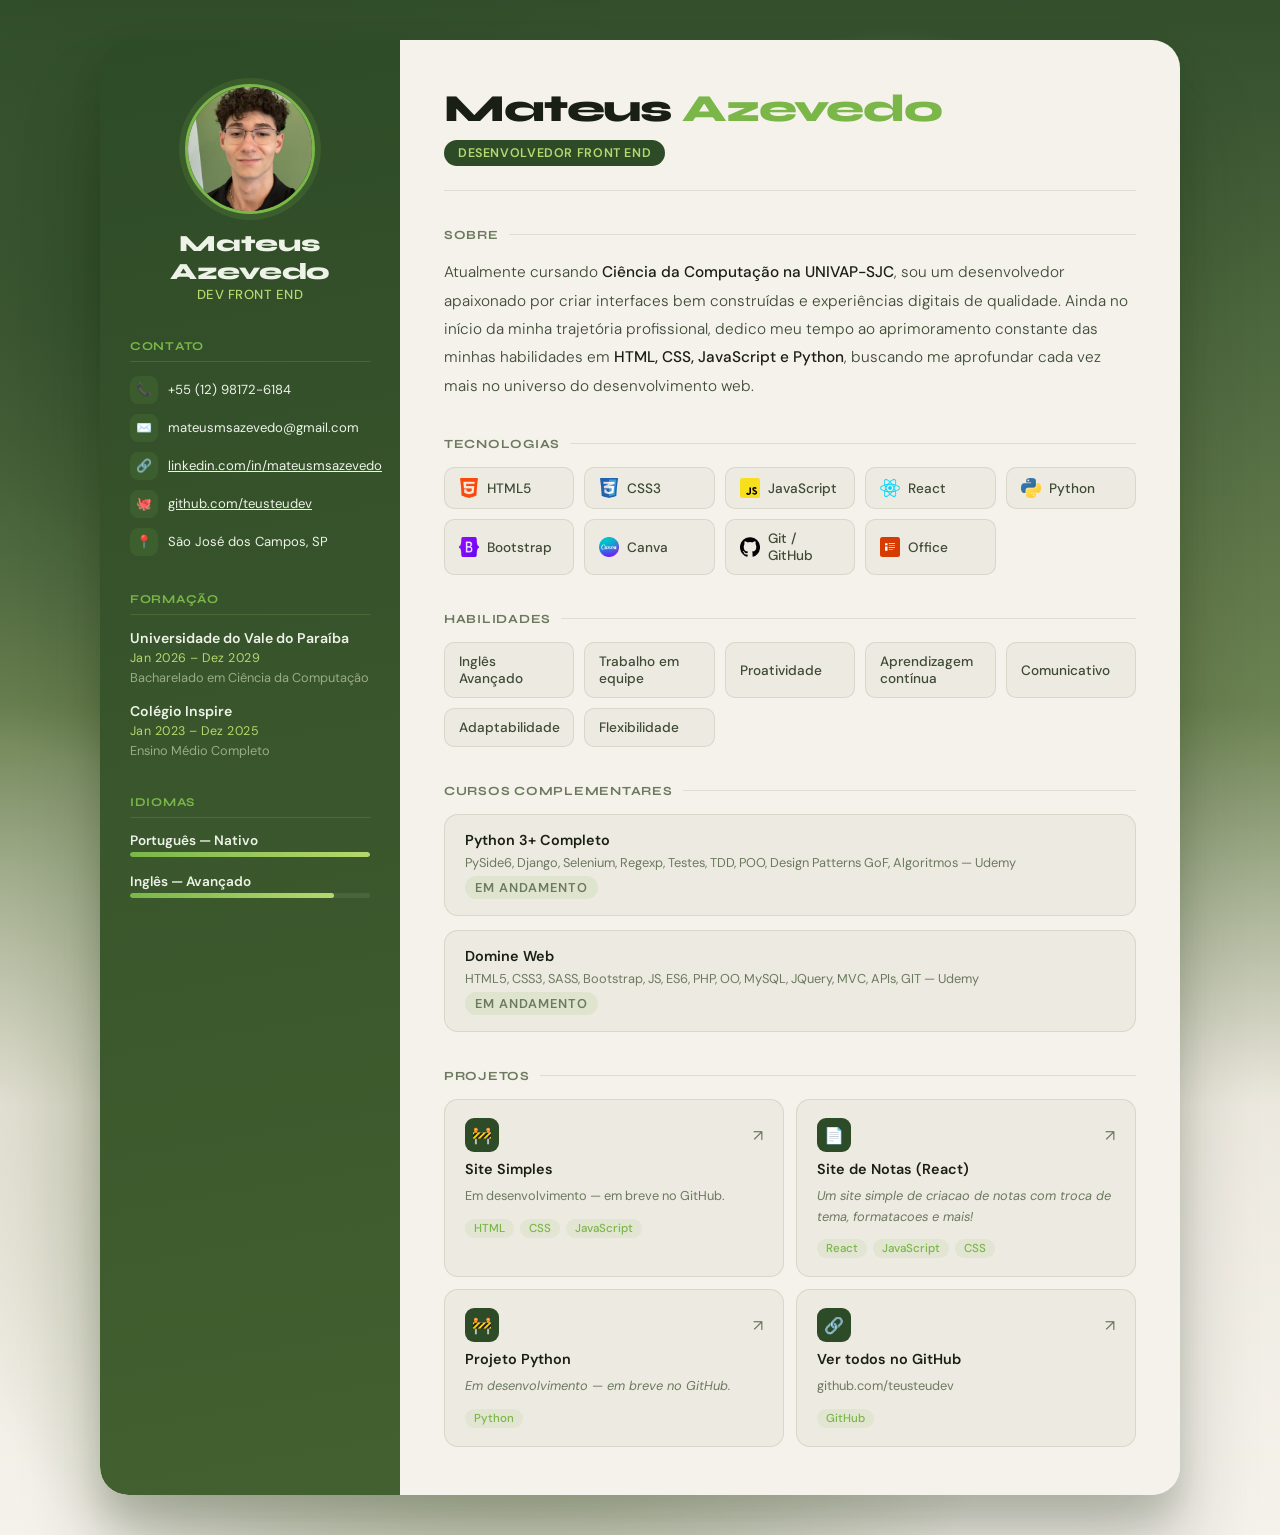
<file: curriculo html, css e js/index.html>
<!DOCTYPE html>
<html lang="pt-BR">
<head>
  <meta charset="UTF-8" />
  <meta name="viewport" content="width=device-width, initial-scale=1.0" />
  <title>Curriculo - Mateus Azevedo</title>
  <link href="https://fonts.googleapis.com/css2?family=Syne:wght@400;600;700;800&family=DM+Sans:ital,wght@0,300;0,400;0,500;1,300&display=swap" rel="stylesheet" />
  <link rel="stylesheet" href="CV_com_foto_1.css" />
</head>
<body>
<div class="page">

  <!-- SIDEBAR -->
  <aside class="sidebar">
    <div class="avatar-wrap">
      <div class="avatar">
        <img src="[data-uri]" alt="Foto de Mateus Azevedo" />
      </div>
      <div>
        <p class="name">Mateus Azevedo</p>
        <p class="subtitle">Dev Front End</p>
      </div>
    </div>

    <div class="s-block">
      <p class="s-label">Contato</p>
      <ul class="contact-list">
        <li><span class="ico">📞</span><span class="val">+55 (12) 98172-6184</span></li>
        <li><span class="ico">✉️</span><span class="val">mateusmsazevedo@gmail.com</span></li>
        <li><span class="ico">🔗</span><a href="https://www.linkedin.com/in/mateusmsazevedo/" target="_blank">linkedin.com/in/mateusmsazevedo</a></li>
        <li><span class="ico">🐙</span><a href="https://github.com/teusteudev" target="_blank">github.com/teusteudev</a></li>
        <li><span class="ico">📍</span><span class="val">São José dos Campos, SP</span></li>
      </ul>
    </div>

    <div class="s-block">
      <p class="s-label">Formação</p>
      <div class="edu-list">
        <div class="edu-item">
          <strong>Universidade do Vale do Paraíba</strong>
          <small>Jan 2026 – Dez 2029</small>
          <span>Bacharelado em Ciência da Computação</span>
        </div>
        <div class="edu-item">
          <strong>Colégio Inspire</strong>
          <small>Jan 2023 – Dez 2025</small>
          <span>Ensino Médio Completo</span>
        </div>
      </div>
    </div>

    <div class="s-block">
      <p class="s-label">Idiomas</p>
      <div class="lang-list">
        <div class="lang-item">
          <strong>Português — Nativo</strong>
          <div class="lang-bar"><div class="lang-level" style="width:100%"></div></div>
        </div>
        <div class="lang-item">
          <strong>Inglês — Avançado</strong>
          <div class="lang-bar"><div class="lang-level" style="width:85%"></div></div>
        </div>
      </div>
    </div>
  </aside>

  <!-- MAIN -->
  <main class="main">
    <div class="main-header">
      <h1>Mateus <span>Azevedo</span></h1>
      <span class="role-tag">Desenvolvedor Front End</span>
    </div>

    <div class="section">
      <p class="section-title">Sobre</p>
      <p class="about-text">
        Atualmente cursando <strong>Ciência da Computação na UNIVAP-SJC</strong>, sou um desenvolvedor apaixonado por criar interfaces bem construídas e experiências digitais de qualidade. Ainda no início da minha trajetória profissional, dedico meu tempo ao aprimoramento constante das minhas habilidades em <strong>HTML, CSS, JavaScript e Python</strong>, buscando me aprofundar cada vez mais no universo do desenvolvimento web.
      </p>
    </div>

    <div class="section">
      <p class="section-title">Tecnologias</p>
      <div class="skills-grid">
        <div class="skill-chip">
          <img class="skill-icon" src="imgs/html.png" alt="HTML5" />
          HTML5
        </div>
        <div class="skill-chip">
          <img class="skill-icon" src="imgs/css-icon.png" alt="CSS3" />
          CSS3
        </div>
        <div class="skill-chip">
          <svg viewBox="0 0 32 32" fill="none"><rect width="32" height="32" rx="4" fill="#F7DF1E"/><path d="M10 24.5l2-1.2c.4.7.8 1.3 1.7 1.3.9 0 1.4-.35 1.4-1.7V15h2.5v7.9c0 2.8-1.6 4.1-4 4.1-2.1 0-3.3-1.1-3.9-2.4zm9-.3l2-1.2c.5.9 1.2 1.5 2.4 1.5 1 0 1.6-.5 1.6-1.2 0-.85-.65-1.15-1.75-1.65l-.6-.25c-1.75-.75-2.9-1.7-2.9-3.7 0-1.85 1.4-3.25 3.6-3.25 1.55 0 2.67.55 3.47 1.95l-1.9 1.25c-.42-.75-.87-1.05-1.57-1.05-.72 0-1.17.45-1.17 1.05 0 .73.45 1.03 1.5 1.5l.6.25c2.07.88 3.22 1.8 3.22 3.83 0 2.2-1.72 3.43-4.05 3.43-2.27 0-3.73-1.08-4.45-2.47z" fill="#000"/></svg>
          JavaScript
        </div>
        <div class="skill-chip">
          <img class="skill-icon" src="imgs/react-js-icon.png" alt="React" />
          React
        </div>
        <div class="skill-chip">
          <img class="skill-icon" src="imgs/python.png" alt="Python" />
          Python
        </div>
        <div class="skill-chip">
          <img class="skill-icon" src="imgs/Bootstrap_logo.png" alt="Bootstrap" />
          Bootstrap
        </div>
        <div class="skill-chip">
          <img class="skill-icon" src="imgs/canva-icon.png" alt="Canva" />
          Canva
        </div>
        <div class="skill-chip">
          <img class="skill-icon" src="imgs/github.png" alt="GitHub" />
          Git / GitHub
        </div>
        <div class="skill-chip">
          <svg viewBox="0 0 32 32" fill="none"><rect width="32" height="32" rx="4" fill="#D83B01"/><path d="M8 10h4v3H8zm0 5h4v7H8zm6-5h10v1H14zm0 3h10v1H14zm0 3h10v1H14zm0 3h7v1h-7z" fill="#fff"/></svg>
          Office
        </div>
      </div>
    </div>

    <div class="section">
      <p class="section-title">Habilidades</p>
      <div class="skills-grid">
        <div class="skill-chip">Inglês Avançado</div>
        <div class="skill-chip">Trabalho em equipe</div>
        <div class="skill-chip">Proatividade</div>
        <div class="skill-chip">Aprendizagem contínua</div>
        <div class="skill-chip">Comunicativo</div>
        <div class="skill-chip">Adaptabilidade</div>
        <div class="skill-chip">Flexibilidade</div>
      </div>
    </div>

    <div class="section">
      <p class="section-title">Cursos Complementares</p>
      <div class="course-list">
        <div class="course-item">
          <strong>Python 3+ Completo</strong>
          <span>PySide6, Django, Selenium, Regexp, Testes, TDD, POO, Design Patterns GoF, Algoritmos — Udemy</span>
          <span class="badge-ongoing">Em andamento</span>
        </div>
        <div class="course-item">
          <strong>Domine Web</strong>
          <span>HTML5, CSS3, SASS, Bootstrap, JS, ES6, PHP, OO, MySQL, JQuery, MVC, APIs, GIT — Udemy</span>
          <span class="badge-ongoing">Em andamento</span>
        </div>
      </div>
    </div>
    <div class="section">
      <p class="section-title">Projetos</p>
      <div class="projects-grid">
        <a class="project-card" href="" target="_blank">
          <div class="project-card-top">
            <div class="project-icon">🚧</div>
            <span class="project-arrow">↗</span>
          </div>
          <strong>Site Simples</strong>
          <p>Em desenvolvimento — em breve no GitHub.</p>
          <div class="project-tags">
            <span class="project-tag">HTML</span>
            <span class="project-tag">CSS</span>
            <span class="project-tag">JavaScript</span>
          </div>
        </a>
        <a class="project-card" href="https://github.com/teusteudev/SimpleForNotes" target="_blank">
          <div class="project-card-top">
            <div class="project-icon">📄</div>
            <span class="project-arrow">↗</span>
          </div>
          <strong>Site de Notas (React)</strong>
          <p class="project-wip">Um site simple de criacao de notas com troca de tema, formatacoes e mais!</p>
          <div class="project-tags">
            <span class="project-tag">React</span>
            <span class="project-tag">JavaScript</span>
            <span class="project-tag">CSS</span>
          </div>
        </a>
        <a class="project-card" href="https://github.com/teusteudev" target="_blank">
          <div class="project-card-top">
            <div class="project-icon">🚧</div>
            <span class="project-arrow">↗</span>
          </div>
          <strong>Projeto Python</strong>
          <p class="project-wip">Em desenvolvimento — em breve no GitHub.</p>
          <div class="project-tags">
            <span class="project-tag">Python</span>
          </div>
        </a>
        <a class="project-card" href="" target="_blank">
          <div class="project-card-top">
            <div class="project-icon">🔗</div>
            <span class="project-arrow">↗</span>
          </div>
          <strong>Ver todos no GitHub</strong>
          <p>github.com/teusteudev</p>
          <div class="project-tags">
            <span class="project-tag">GitHub</span>
          </div>
        </a>
      </div>
    </div>
  </main>

</div>
  <script src="CV_com_foto_1.js"></script>
</body>
</html>
</file>
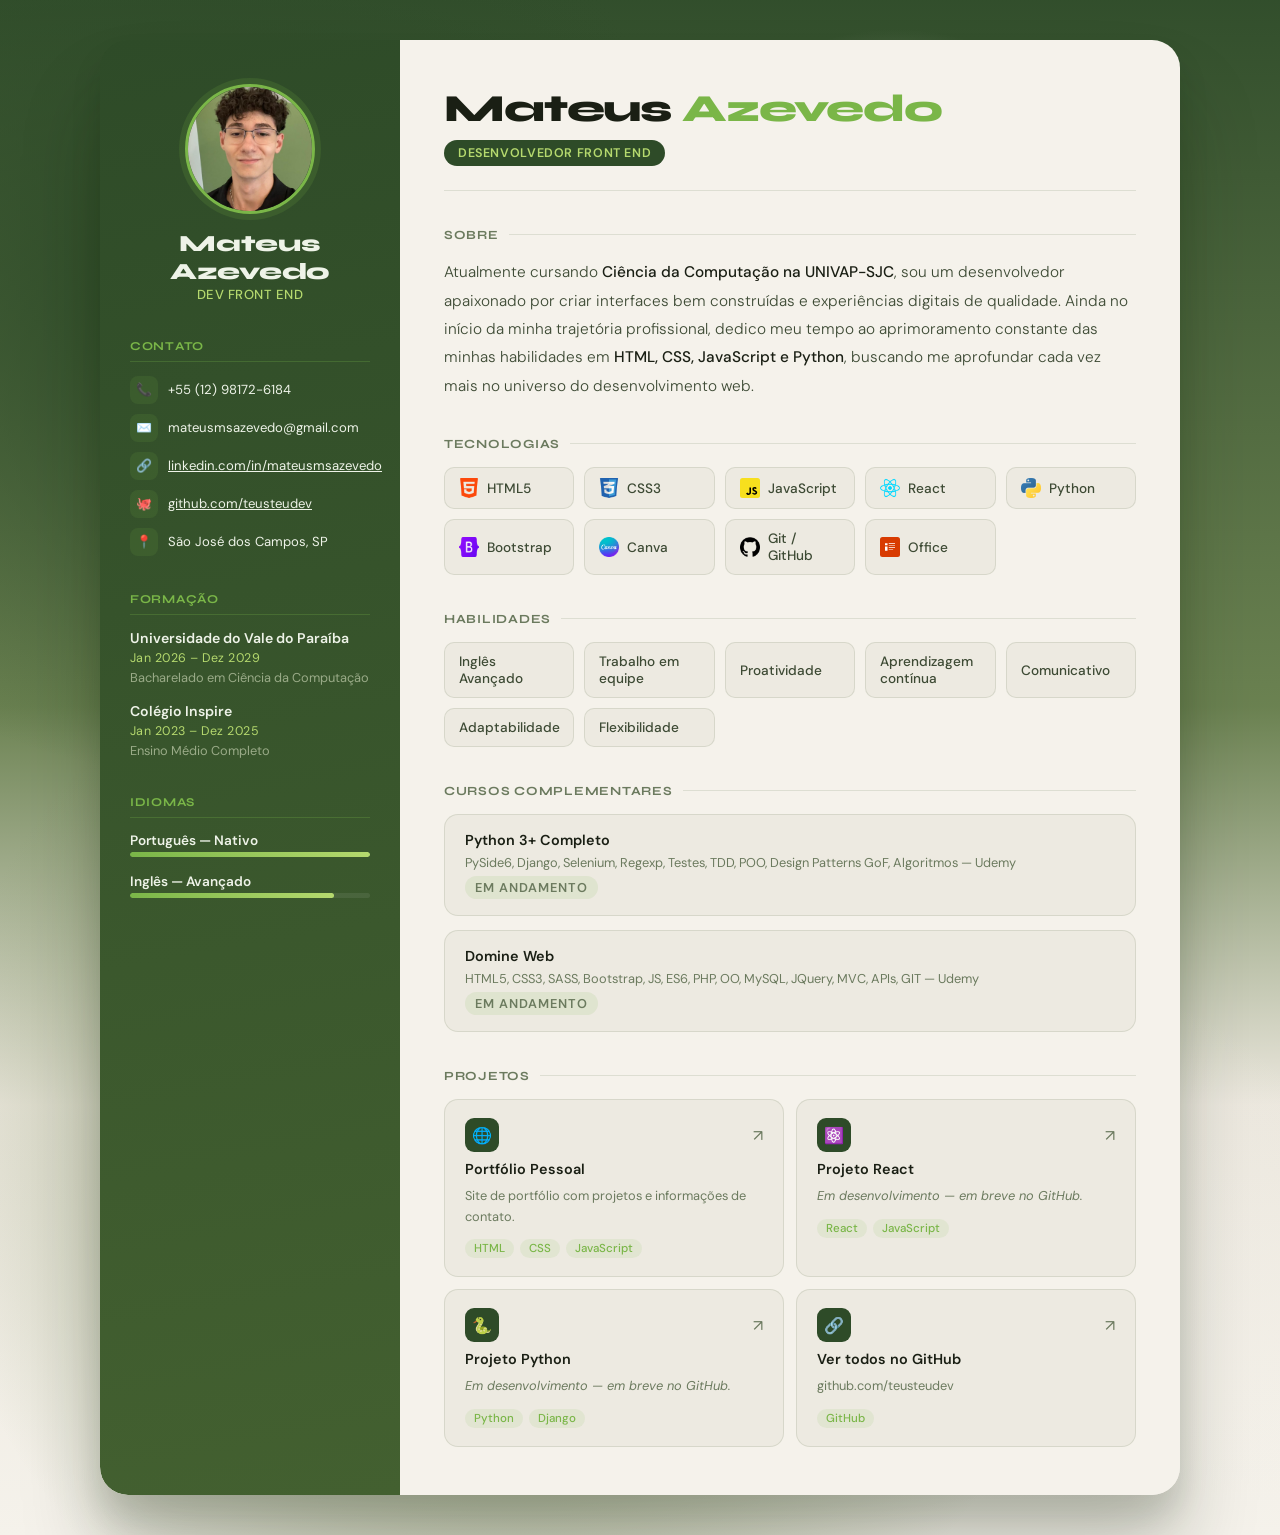
<file: curriculo html, css e js/CV_com_foto_1.html>
<!DOCTYPE html>
<html lang="pt-BR">
<head>
  <meta charset="UTF-8" />
  <meta name="viewport" content="width=device-width, initial-scale=1.0" />
  <title>Curriculo - Mateus Azevedo</title>
  <link href="https://fonts.googleapis.com/css2?family=Syne:wght@400;600;700;800&family=DM+Sans:ital,wght@0,300;0,400;0,500;1,300&display=swap" rel="stylesheet" />
  <link rel="stylesheet" href="CV_com_foto_1.css" />
</head>
<body>
<div class="page">

  <!-- SIDEBAR -->
  <aside class="sidebar">
    <div class="avatar-wrap">
      <div class="avatar">
        <img src="[data-uri]" alt="Foto de Mateus Azevedo" />
      </div>
      <div>
        <p class="name">Mateus Azevedo</p>
        <p class="subtitle">Dev Front End</p>
      </div>
    </div>

    <div class="s-block">
      <p class="s-label">Contato</p>
      <ul class="contact-list">
        <li><span class="ico">📞</span><span class="val">+55 (12) 98172-6184</span></li>
        <li><span class="ico">✉️</span><span class="val">mateusmsazevedo@gmail.com</span></li>
        <li><span class="ico">🔗</span><a href="https://www.linkedin.com/in/mateusmsazevedo/" target="_blank">linkedin.com/in/mateusmsazevedo</a></li>
        <li><span class="ico">🐙</span><a href="https://github.com/teusteudev" target="_blank">github.com/teusteudev</a></li>
        <li><span class="ico">📍</span><span class="val">São José dos Campos, SP</span></li>
      </ul>
    </div>

    <div class="s-block">
      <p class="s-label">Formação</p>
      <div class="edu-list">
        <div class="edu-item">
          <strong>Universidade do Vale do Paraíba</strong>
          <small>Jan 2026 – Dez 2029</small>
          <span>Bacharelado em Ciência da Computação</span>
        </div>
        <div class="edu-item">
          <strong>Colégio Inspire</strong>
          <small>Jan 2023 – Dez 2025</small>
          <span>Ensino Médio Completo</span>
        </div>
      </div>
    </div>

    <div class="s-block">
      <p class="s-label">Idiomas</p>
      <div class="lang-list">
        <div class="lang-item">
          <strong>Português — Nativo</strong>
          <div class="lang-bar"><div class="lang-level" style="width:100%"></div></div>
        </div>
        <div class="lang-item">
          <strong>Inglês — Avançado</strong>
          <div class="lang-bar"><div class="lang-level" style="width:85%"></div></div>
        </div>
      </div>
    </div>
  </aside>

  <!-- MAIN -->
  <main class="main">
    <div class="main-header">
      <h1>Mateus <span>Azevedo</span></h1>
      <span class="role-tag">Desenvolvedor Front End</span>
    </div>

    <div class="section">
      <p class="section-title">Sobre</p>
      <p class="about-text">
        Atualmente cursando <strong>Ciência da Computação na UNIVAP-SJC</strong>, sou um desenvolvedor apaixonado por criar interfaces bem construídas e experiências digitais de qualidade. Ainda no início da minha trajetória profissional, dedico meu tempo ao aprimoramento constante das minhas habilidades em <strong>HTML, CSS, JavaScript e Python</strong>, buscando me aprofundar cada vez mais no universo do desenvolvimento web.
      </p>
    </div>

    <div class="section">
      <p class="section-title">Tecnologias</p>
      <div class="skills-grid">
        <div class="skill-chip">
          <img class="skill-icon" src="imgs/html.png" alt="HTML5" />
          HTML5
        </div>
        <div class="skill-chip">
          <img class="skill-icon" src="imgs/css-icon.png" alt="CSS3" />
          CSS3
        </div>
        <div class="skill-chip">
          <svg viewBox="0 0 32 32" fill="none"><rect width="32" height="32" rx="4" fill="#F7DF1E"/><path d="M10 24.5l2-1.2c.4.7.8 1.3 1.7 1.3.9 0 1.4-.35 1.4-1.7V15h2.5v7.9c0 2.8-1.6 4.1-4 4.1-2.1 0-3.3-1.1-3.9-2.4zm9-.3l2-1.2c.5.9 1.2 1.5 2.4 1.5 1 0 1.6-.5 1.6-1.2 0-.85-.65-1.15-1.75-1.65l-.6-.25c-1.75-.75-2.9-1.7-2.9-3.7 0-1.85 1.4-3.25 3.6-3.25 1.55 0 2.67.55 3.47 1.95l-1.9 1.25c-.42-.75-.87-1.05-1.57-1.05-.72 0-1.17.45-1.17 1.05 0 .73.45 1.03 1.5 1.5l.6.25c2.07.88 3.22 1.8 3.22 3.83 0 2.2-1.72 3.43-4.05 3.43-2.27 0-3.73-1.08-4.45-2.47z" fill="#000"/></svg>
          JavaScript
        </div>
        <div class="skill-chip">
          <img class="skill-icon" src="imgs/react-js-icon.png" alt="React" />
          React
        </div>
        <div class="skill-chip">
          <img class="skill-icon" src="imgs/python.png" alt="Python" />
          Python
        </div>
        <div class="skill-chip">
          <img class="skill-icon" src="imgs/Bootstrap_logo.png" alt="Bootstrap" />
          Bootstrap
        </div>
        <div class="skill-chip">
          <img class="skill-icon" src="imgs/canva-icon.png" alt="Canva" />
          Canva
        </div>
        <div class="skill-chip">
          <img class="skill-icon" src="imgs/github.png" alt="GitHub" />
          Git / GitHub
        </div>
        <div class="skill-chip">
          <svg viewBox="0 0 32 32" fill="none"><rect width="32" height="32" rx="4" fill="#D83B01"/><path d="M8 10h4v3H8zm0 5h4v7H8zm6-5h10v1H14zm0 3h10v1H14zm0 3h10v1H14zm0 3h7v1h-7z" fill="#fff"/></svg>
          Office
        </div>
      </div>
    </div>

    <div class="section">
      <p class="section-title">Habilidades</p>
      <div class="skills-grid">
        <div class="skill-chip">Inglês Avançado</div>
        <div class="skill-chip">Trabalho em equipe</div>
        <div class="skill-chip">Proatividade</div>
        <div class="skill-chip">Aprendizagem contínua</div>
        <div class="skill-chip">Comunicativo</div>
        <div class="skill-chip">Adaptabilidade</div>
        <div class="skill-chip">Flexibilidade</div>
      </div>
    </div>

    <div class="section">
      <p class="section-title">Cursos Complementares</p>
      <div class="course-list">
        <div class="course-item">
          <strong>Python 3+ Completo</strong>
          <span>PySide6, Django, Selenium, Regexp, Testes, TDD, POO, Design Patterns GoF, Algoritmos — Udemy</span>
          <span class="badge-ongoing">Em andamento</span>
        </div>
        <div class="course-item">
          <strong>Domine Web</strong>
          <span>HTML5, CSS3, SASS, Bootstrap, JS, ES6, PHP, OO, MySQL, JQuery, MVC, APIs, GIT — Udemy</span>
          <span class="badge-ongoing">Em andamento</span>
        </div>
      </div>
    </div>
    <div class="section">
      <p class="section-title">Projetos</p>
      <div class="projects-grid">
        <a class="project-card" href="https://github.com/teusteudev" target="_blank">
          <div class="project-card-top">
            <div class="project-icon">🌐</div>
            <span class="project-arrow">↗</span>
          </div>
          <strong>Portfólio Pessoal</strong>
          <p>Site de portfólio com projetos e informações de contato.</p>
          <div class="project-tags">
            <span class="project-tag">HTML</span>
            <span class="project-tag">CSS</span>
            <span class="project-tag">JavaScript</span>
          </div>
        </a>
        <a class="project-card" href="https://github.com/teusteudev" target="_blank">
          <div class="project-card-top">
            <div class="project-icon">⚛️</div>
            <span class="project-arrow">↗</span>
          </div>
          <strong>Projeto React</strong>
          <p class="project-wip">Em desenvolvimento — em breve no GitHub.</p>
          <div class="project-tags">
            <span class="project-tag">React</span>
            <span class="project-tag">JavaScript</span>
          </div>
        </a>
        <a class="project-card" href="https://github.com/teusteudev" target="_blank">
          <div class="project-card-top">
            <div class="project-icon">🐍</div>
            <span class="project-arrow">↗</span>
          </div>
          <strong>Projeto Python</strong>
          <p class="project-wip">Em desenvolvimento — em breve no GitHub.</p>
          <div class="project-tags">
            <span class="project-tag">Python</span>
            <span class="project-tag">Django</span>
          </div>
        </a>
        <a class="project-card" href="https://github.com/teusteudev" target="_blank">
          <div class="project-card-top">
            <div class="project-icon">🔗</div>
            <span class="project-arrow">↗</span>
          </div>
          <strong>Ver todos no GitHub</strong>
          <p>github.com/teusteudev</p>
          <div class="project-tags">
            <span class="project-tag">GitHub</span>
          </div>
        </a>
      </div>
    </div>
  </main>

</div>
  <script src="CV_com_foto_1.js"></script>
</body>
</html>
</file>
<file: curriculo html, css e js/CV_com_foto_1.css>
*, *::before, *::after {
  box-sizing: border-box;
  margin: 0;
  padding: 0;
}

:root {
  --bg: #f5f2eb;
  --sidebar-bg: #2e4b28;
  --sidebar-mid: #436030;
  --accent: #7ab648;
  --accent2: #b5d96e;
  --text-dark: #1a1f14;
  --text-mid: #3d4a34;
  --text-light: #6b7a5e;
  --text-white: #eef3e8;
  --text-muted: #9aab88;
  --card: #edeae1;
  --border: rgba(90,110,70,0.15);
}

body {
  font-family: 'DM Sans', sans-serif;
  min-height: 100vh;
  display: flex;
  align-items: flex-start;
  justify-content: center;
  padding: 40px 20px;
  color: var(--text-dark);
  background:
    radial-gradient(circle at 15% 18%, rgba(46, 75, 40, 0.98), transparent 30%),
    radial-gradient(circle at 70% 18%, rgba(245, 242, 235, 0.72), transparent 16%),
    radial-gradient(circle at 40% 75%, rgba(116, 136, 83, 0.82), transparent 42%),
    radial-gradient(circle at 80% 90%, rgba(245, 242, 235, 0.48), transparent 24%),
    linear-gradient(180deg, rgba(46, 75, 40, 0.98) 0%, rgba(95, 120, 68, 0.92) 46%, rgba(211, 204, 188, 0.28) 72%, rgba(245, 242, 235, 0.86) 100%);
  background-color: var(--bg);
}

.page {
  width: 100%;
  max-width: 1080px;
  display: grid;
  grid-template-columns: 300px 1fr;
  border-radius: 28px;
  overflow: hidden;
  box-shadow: 0 60px 80px rgba(20,30,10,0.22), 0 20px 30px rgba(20,30,10,0.12);
}

/* SIDEBAR */
.sidebar {
  background: linear-gradient(170deg, var(--sidebar-bg) 0%, var(--sidebar-mid) 100%);
  padding: 44px 30px;
  display: flex;
  flex-direction: column;
  gap: 36px;
}

.avatar-wrap,
.edu-list,
.lang-list,
.skills-grid,
.course-list,
.projects-grid {
  display: flex;
  flex-direction: column;
  gap: 16px;
}

.avatar-wrap {
  align-items: center;
}

.avatar {
  width: 130px;
  height: 130px;
  border-radius: 50%;
  border: 3px solid var(--accent);
  overflow: hidden;
  box-shadow: 0 0 0 6px rgba(122,182,72,0.15);
}

.avatar img {
  width: 100%;
  height: 100%;
  object-fit: cover;
  display: block;
}

.name {
  font-family: 'Syne', sans-serif;
  font-size: 1.45rem;
  font-weight: 800;
  color: var(--text-white);
  text-align: center;
  letter-spacing: -0.01em;
  line-height: 1.2;
}

.subtitle {
  font-size: 0.82rem;
  color: var(--accent2);
  text-align: center;
  letter-spacing: 0.04em;
  text-transform: uppercase;
  font-weight: 500;
}

.s-block {
  display: flex;
  flex-direction: column;
  gap: 14px;
}

.s-label {
  font-family: 'Syne', sans-serif;
  font-size: 0.75rem;
  letter-spacing: 0.06em;
  text-transform: uppercase;
  color: var(--accent);
  font-weight: 700;
  padding-bottom: 8px;
  border-bottom: 1px solid rgba(122,182,72,0.25);
}

.contact-list {
  list-style: none;
  display: flex;
  flex-direction: column;
  gap: 10px;
}

.contact-list li {
  display: flex;
  align-items: center;
  gap: 10px;
  font-size: 0.85rem;
  color: var(--text-muted);
}

.contact-list li .ico {
  width: 28px;
  height: 28px;
  border-radius: 8px;
  background: rgba(122,182,72,0.12);
  display: grid;
  place-items: center;
  font-size: 0.8rem;
  flex-shrink: 0;
}

.contact-list li a,
.contact-list li span.val {
  color: var(--text-white);
  font-size: 0.82rem;
}

.edu-item,
.lang-item {
  display: flex;
  flex-direction: column;
  gap: 3px;
}

.edu-item strong,
.lang-item strong {
  color: var(--text-white);
  font-weight: 600;
}

.edu-item strong {
  font-size: 0.88rem;
}

.edu-item small {
  color: var(--accent2);
  font-size: 0.78rem;
  letter-spacing: 0.04em;
}

.edu-item span {
  color: var(--text-muted);
  font-size: 0.8rem;
}

.lang-item strong {
  font-size: 0.85rem;
}

.lang-bar {
  height: 5px;
  border-radius: 99px;
  background: rgba(255,255,255,0.08);
  overflow: hidden;
}

.lang-level {
  height: 100%;
  border-radius: 99px;
  background: linear-gradient(90deg, var(--accent), var(--accent2));
  transform-origin: left;
  animation: slideRight 1s 0.8s cubic-bezier(.4,0,.2,1) both;
}

/* MAIN */
.main {
  background: var(--bg);
  padding: 48px 44px;
  display: flex;
  flex-direction: column;
  gap: 36px;
}

.main-header {
  border-bottom: 1px solid var(--border);
  padding-bottom: 24px;
  animation: fadeUp 0.6s 0.1s ease both;
}

.main-header h1 {
  font-family: 'Syne', sans-serif;
  font-size: 2.4rem;
  font-weight: 800;
  color: var(--text-dark);
  letter-spacing: -0.03em;
  line-height: 1.1;
}

.main-header h1 span {
  color: var(--accent);
}

.role-tag {
  display: inline-block;
  margin-top: 10px;
  background: var(--sidebar-bg);
  color: var(--accent2);
  font-size: 0.78rem;
  letter-spacing: 0.05em;
  text-transform: uppercase;
  font-weight: 600;
  padding: 5px 14px;
  border-radius: 99px;
}

.section {
  display: flex;
  flex-direction: column;
  gap: 16px;
}

.section-title {
  font-family: 'Syne', sans-serif;
  font-size: 0.78rem;
  letter-spacing: 0.06em;
  text-transform: uppercase;
  color: var(--text-light);
  font-weight: 700;
  display: flex;
  align-items: center;
  gap: 10px;
}

.section-title::after {
  content: '';
  flex: 1;
  height: 1px;
  background: var(--border);
}

.about-text {
  font-size: 0.96rem;
  color: var(--text-mid);
  line-height: 1.85;
  font-weight: 300;
}

.about-text strong {
  color: var(--text-dark);
  font-weight: 500;
}

.skills-grid {
  display: grid;
  grid-template-columns: repeat(auto-fill, minmax(130px, 1fr));
  gap: 10px;
}

.skill-chip {
  background: var(--card);
  border: 1px solid var(--border);
  border-radius: 10px;
  padding: 10px 14px;
  font-size: 0.85rem;
  font-weight: 500;
  color: var(--text-mid);
  display: flex;
  align-items: center;
  gap: 8px;
  transition: background 0.2s, border-color 0.2s;
}

.skill-icon,
.skill-chip svg {
  width: 20px;
  height: 20px;
  flex-shrink: 0;
}

.skill-chip svg {
  display: block;
}

.soft-tag {
  background: transparent;
  border: 1px solid var(--border);
  border-radius: 99px;
  padding: 6px 14px;
  font-size: 0.82rem;
  color: var(--text-light);
}

.course-list {
  display: flex;
  flex-direction: column;
  gap: 14px;
}

.course-item {
  background: var(--card);
  border: 1px solid var(--border);
  border-radius: 14px;
  padding: 16px 20px;
  display: flex;
  flex-direction: column;
  gap: 5px;
}

.course-item strong {
  font-size: 0.9rem;
  color: var(--text-dark);
  font-weight: 600;
}

.course-item span {
  font-size: 0.8rem;
  color: var(--text-light);
}

.badge-ongoing {
  display: inline-block;
  background: rgba(122,182,72,0.12);
  color: var(--accent);
  font-size: 0.72rem;
  letter-spacing: 0.08em;
  text-transform: uppercase;
  font-weight: 600;
  padding: 3px 10px;
  border-radius: 99px;
  width: fit-content;
}

.projects-grid {
  display: grid;
  grid-template-columns: 1fr 1fr;
  gap: 12px;
}

.project-card {
  background: var(--card);
  border: 1px solid var(--border);
  border-radius: 14px;
  padding: 18px 20px;
  display: flex;
  flex-direction: column;
  gap: 8px;
  text-decoration: none;
  transition: transform 0.2s, box-shadow 0.2s, border-color 0.2s;
  cursor: pointer;
}

.project-card:hover,
.project-card.is-hovered {
  transform: translateY(-3px) scale(1.01);
  box-shadow: 0 18px 36px rgba(20, 40, 10, 0.18);
  border-color: rgba(122,182,72,0.4);
}

.project-card-top {
  display: flex;
  align-items: center;
  justify-content: space-between;
}

.project-icon {
  width: 34px;
  height: 34px;
  border-radius: 9px;
  background: var(--sidebar-bg);
  display: grid;
  place-items: center;
  font-size: 1rem;
}

.project-arrow {
  font-size: 1rem;
  color: var(--text-light);
  transition: transform 0.2s, color 0.2s;
}

.project-card:hover .project-arrow,
.project-card.is-hovered .project-arrow {
  transform: translate(2px, -2px);
  color: var(--accent);
}

.project-card strong {
  font-size: 0.9rem;
  color: var(--text-dark);
  font-weight: 600;
}

.project-card p {
  font-size: 0.8rem;
  color: var(--text-light);
  line-height: 1.6;
  margin: 0;
}

.project-tags {
  display: flex;
  flex-wrap: wrap;
  gap: 6px;
  margin-top: 4px;
}

.project-tag {
  font-size: 0.72rem;
  background: rgba(122,182,72,0.1);
  color: var(--accent);
  border-radius: 99px;
  padding: 2px 9px;
  font-weight: 500;
}

.project-wip {
  font-size: 0.72rem;
  color: var(--text-muted);
  font-style: italic;
}

body.theme-darker {
  background: linear-gradient(180deg, #1c2b13 0%, #10180d 55%, #0a1009 100%);
  color: var(--text-white);
}

body.theme-darker .main {
  background: #ece7dc;
}

body.theme-darker .main-header h1,
body.theme-darker .project-card strong,
body.theme-darker .course-item strong,
body.theme-darker .skill-chip,
body.theme-darker .soft-tag {
  color: #1a1f14;
}

@media (max-width: 820px) {
  .page {
    grid-template-columns: 1fr;
  }

  .main {
    padding: 36px 28px;
  }

  .projects-grid {
    grid-template-columns: 1fr;
  }
}

@keyframes fadeUp {
  from { opacity: 0; transform: translateY(22px); }
  to { opacity: 1; transform: translateY(0); }
}

@keyframes fadeIn {
  from { opacity: 0; }
  to { opacity: 1; }
}

@keyframes slideRight {
  from { transform: scaleX(0); }
  to { transform: scaleX(1); }
}

@keyframes pulse {
  0%, 100% { box-shadow: 0 0 0 0 rgba(122,182,72,0.4); }
  50% { box-shadow: 0 0 0 8px rgba(122,182,72,0); }
}

.sidebar {
  animation: fadeIn 0.7s ease both;
}

.section:nth-child(2) { animation: fadeUp 0.6s 0.2s ease both; }
.section:nth-child(3) { animation: fadeUp 0.6s 0.3s ease both; }
.section:nth-child(4) { animation: fadeUp 0.6s 0.4s ease both; }
.section:nth-child(5) { animation: fadeUp 0.6s 0.5s ease both; }
.section:nth-child(6) { animation: fadeUp 0.6s 0.6s ease both; }
</file>
